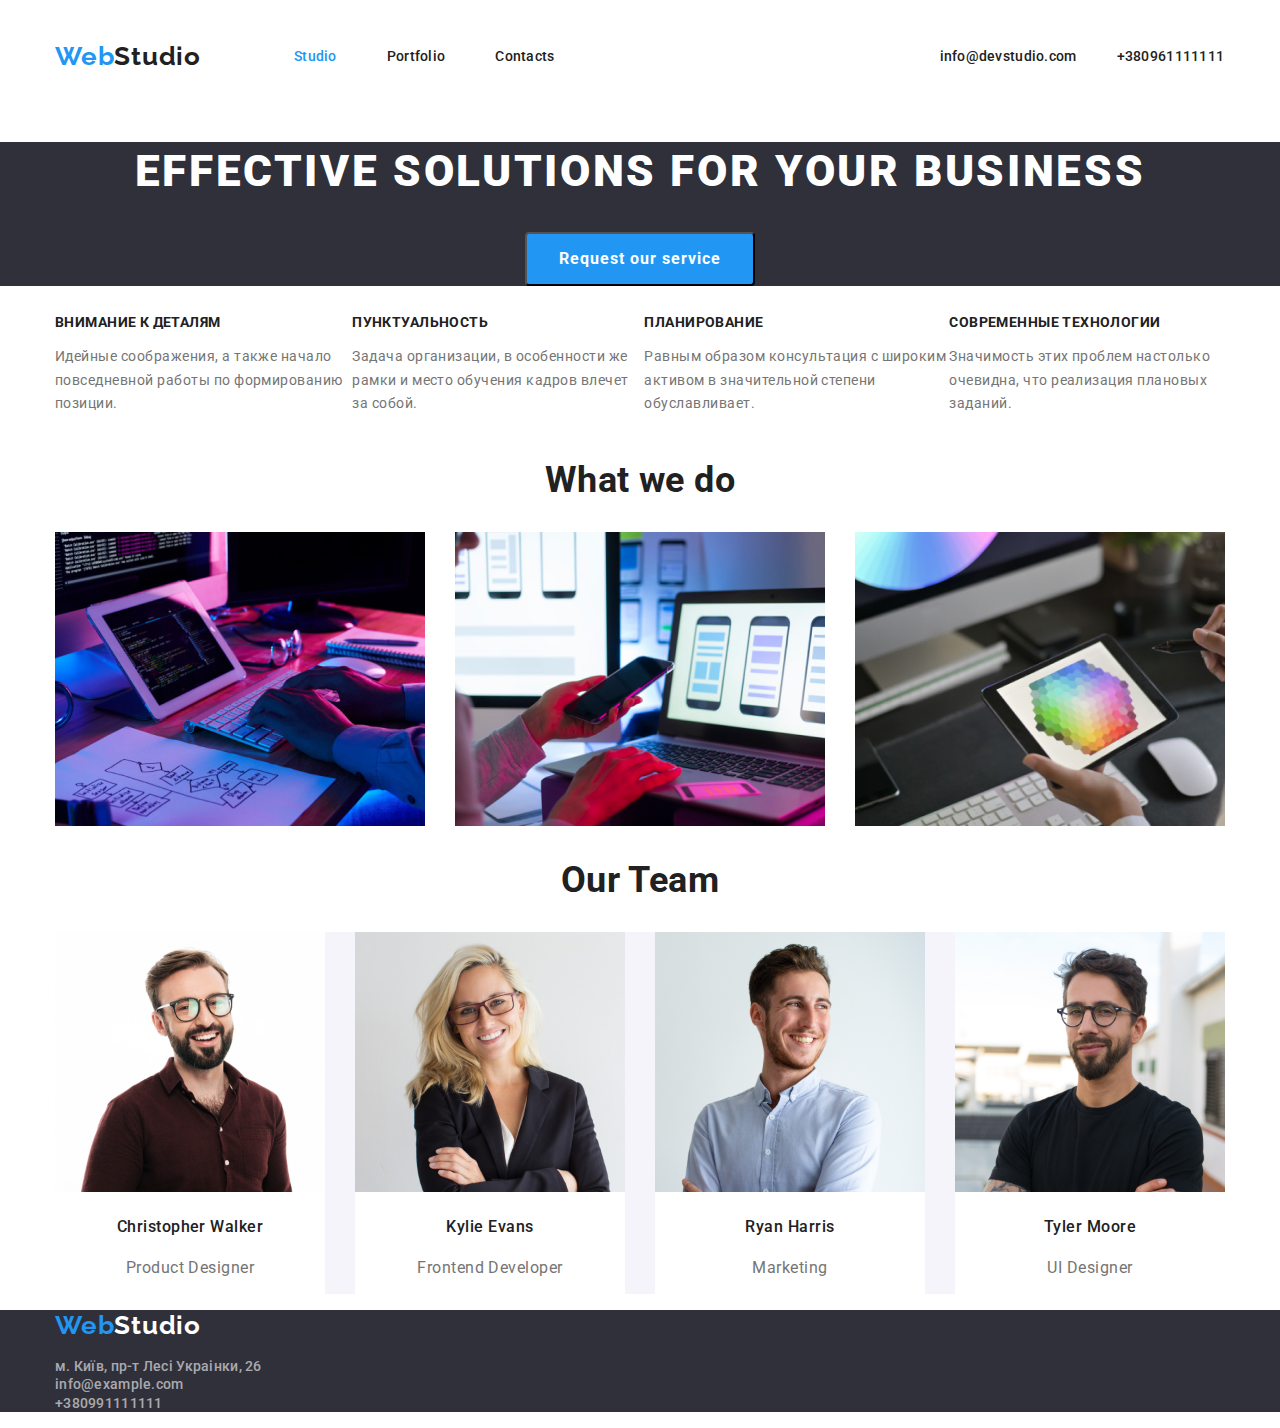
<file: index.html>
<!DOCTYPE html>
<html lang="en">
  <head>
    <meta charset="UTF-8" />
    <meta name="viewport" content="width=device-width, initial-scale=1.0" />
    <title>WebStudio</title>
    <link rel="preconnect" href="https://fonts.googleapis.com" />
    <link rel="preconnect" href="https://fonts.gstatic.com" crossorigin />
    <link
      href="https://fonts.googleapis.com/css2?family=Raleway:wght@700&family=Roboto:wght@400;500;700;900&display=swap"
      rel="stylesheet"
    />
    <link
    rel="stylesheet"
    href="https://cdnjs.cloudflare.com/ajax/libs/modern-normalize/0.6.0/modern-normalize.min.css"
  />
    <link rel="stylesheet" href="./css/styles.css" />
  </head>
  <body >
    <!-- Шапка сайта -->
    
      
    <header class="header main-nav container">
      <nav class="logo-top">
        <a href="./index.html" class="logo ">
          <span class="logo-webstudio ">Web</span>Studio</a>

        <ul class="nav-lis list">
          <li class="item">
            <a href="./index.html" class="nav-item active list">Studio</a>
          </li>
          <li class="item">
            <a href="./portfolio.html" class="nav-item list">Portfolio</a>
          </li>
          <li class="item"><a href="" class="nav-item list">Contacts</a>
          </li>
        </ul>
      </nav>

       <ul class=" nav-lis-contact list">
        <li><a href="mailto:info@devstudio.com" class="nav-item nav-contacts-pos"
          >info@devstudio.com</a
        ></li>
        <li><a href="tel:+38096111111" class="nav-item nav-tel">+380961111111</a></li>
       </ul> 
      
    </header>
  
    <main>
      <!-- Герой -->

      <section class="hero hero-color">
        <h1 class="hero-title">EFFECTIVE SOLUTIONS FOR YOUR BUSINESS</h1>
        <button type="button" class="button primary button-primary-filter button-hero">Request our service</button>
      </section>

      <!-- Features -->
      <section class="section container">
        
        <ul class="feature-list list">
          <li class="features-flex" >
            <h3 class="section-subtitle">Внимание к деталям</h3>
            <p>
              Идейные соображения, а также начало повседневной работы по
              формированию позиции.
            </p>
          </li>

          <li class="features-flex">
            <h3 class="section-subtitle">Пунктуальность</h3>

            <p>
              Задача организации, в особенности же рамки и место обучения кадров
              влечет за собой.
            </p>
          </li >

          <li class="features-flex">
            <h3 class="section-subtitle">Планирование</h3>

            <p>
              Равным образом консультация с широким активом в значительной
              степени обуславливает.
            </p>
          </li>

          <li class="features-flex">
            <h3 class="section-subtitle">Современные технологии</h3>
            <p>
              Значимость этих проблем настолько очевидна, что реализация
              плановых заданий.
            </p>
          </li>
        </ul>
      </section>

      <!-- Чем мы занимаемся -->
      <section class="section container">
        <h2 class="section-title list">What we do</h2>
        <ul class="work-list">
          <li class="list work-exp">
            <img src="./images/img.jpg" alt="Аналитика" width="370" />
          </li>
          <li class="list work-exp">
            <img src="./images/img(1).jpg" alt="Мониторинг рынка" width="370" />
          </li>
          <li class="list work-exp">
            <img
              src="./images/img(2).jpg"
              alt="Достижение результатов"
              width="370"
            />
          </li>
        </ul>
      </section>

      <!-- команда -->
      <section class="section container">
        <h2 class="section-title">Our Team</h2>
        <ul class="team-list list team-flex">
          <li class="team-li team-list-pr">
            <img src="./images/img(3).jpg" alt="Дизайнер" width="270" />
            <h3 class="section-name">Christopher Walker</h3>
            <p class="team-list-pr">Product Designer</p>
          </li>
          <li class="team-li team-list-pr">
            <img
            src="./images/img(4).jpg"
            alt="Фронтенд-разработчик"
            width="270"
          />
          <h3 class="section-name">Kylie Evans</h3>
          <p class="team-list-pr">Frontend Developer</p>
          </li>
          <li class="team-li team-list-pr">
            <img src="./images/img(5).jpg" alt="Маркетолог" width="270" />
            <h3 class="section-name">Ryan Harris</h3>
            <p class="team-list-pr">Marketing</p>           
          </li>

          <li class="team-li team-list-pr">
            <img src="./images/img(6).jpg" alt="Дизайнер" width="270" />
            <h3 class="section-name">Tyler Moore</h3>
            <p class="team-list-pr">UI Designer</p>
          </li>        
          
        </ul>
      </section>
    </main>
    <!-- Футер -->
    <footer class="footer-list ">

      <div class="container">
      <a href="./index.html" class="logo-footer ">
        <span class="logo-webstudio-footer">Web</span>Studio</a
      >

      <address class="style"> 
        <ul class="address list "  >
           <li><a href="https://goo.gl/maps/CPtrU1FHBa2aNyZL9" target="_blank" rel="noopener noreferrer nofollow" class="nav-item nav-contacts contact-list link">м. Київ, пр-т Лесі Украінки, 26</a> 
           </li>
           <li><a href="mailto:info@example.com " class="nav-item nav-contacts contact-list link">info@example.com
             </a>
           </li>
           <li><a href="tel:+380991111111 " class="nav-item nav-contacts contact-list link">+380991111111
             </a>
           </li>
         </ul>
           
      </address>
    </div>
    </footer>
    
  </body>
</html>
</file>
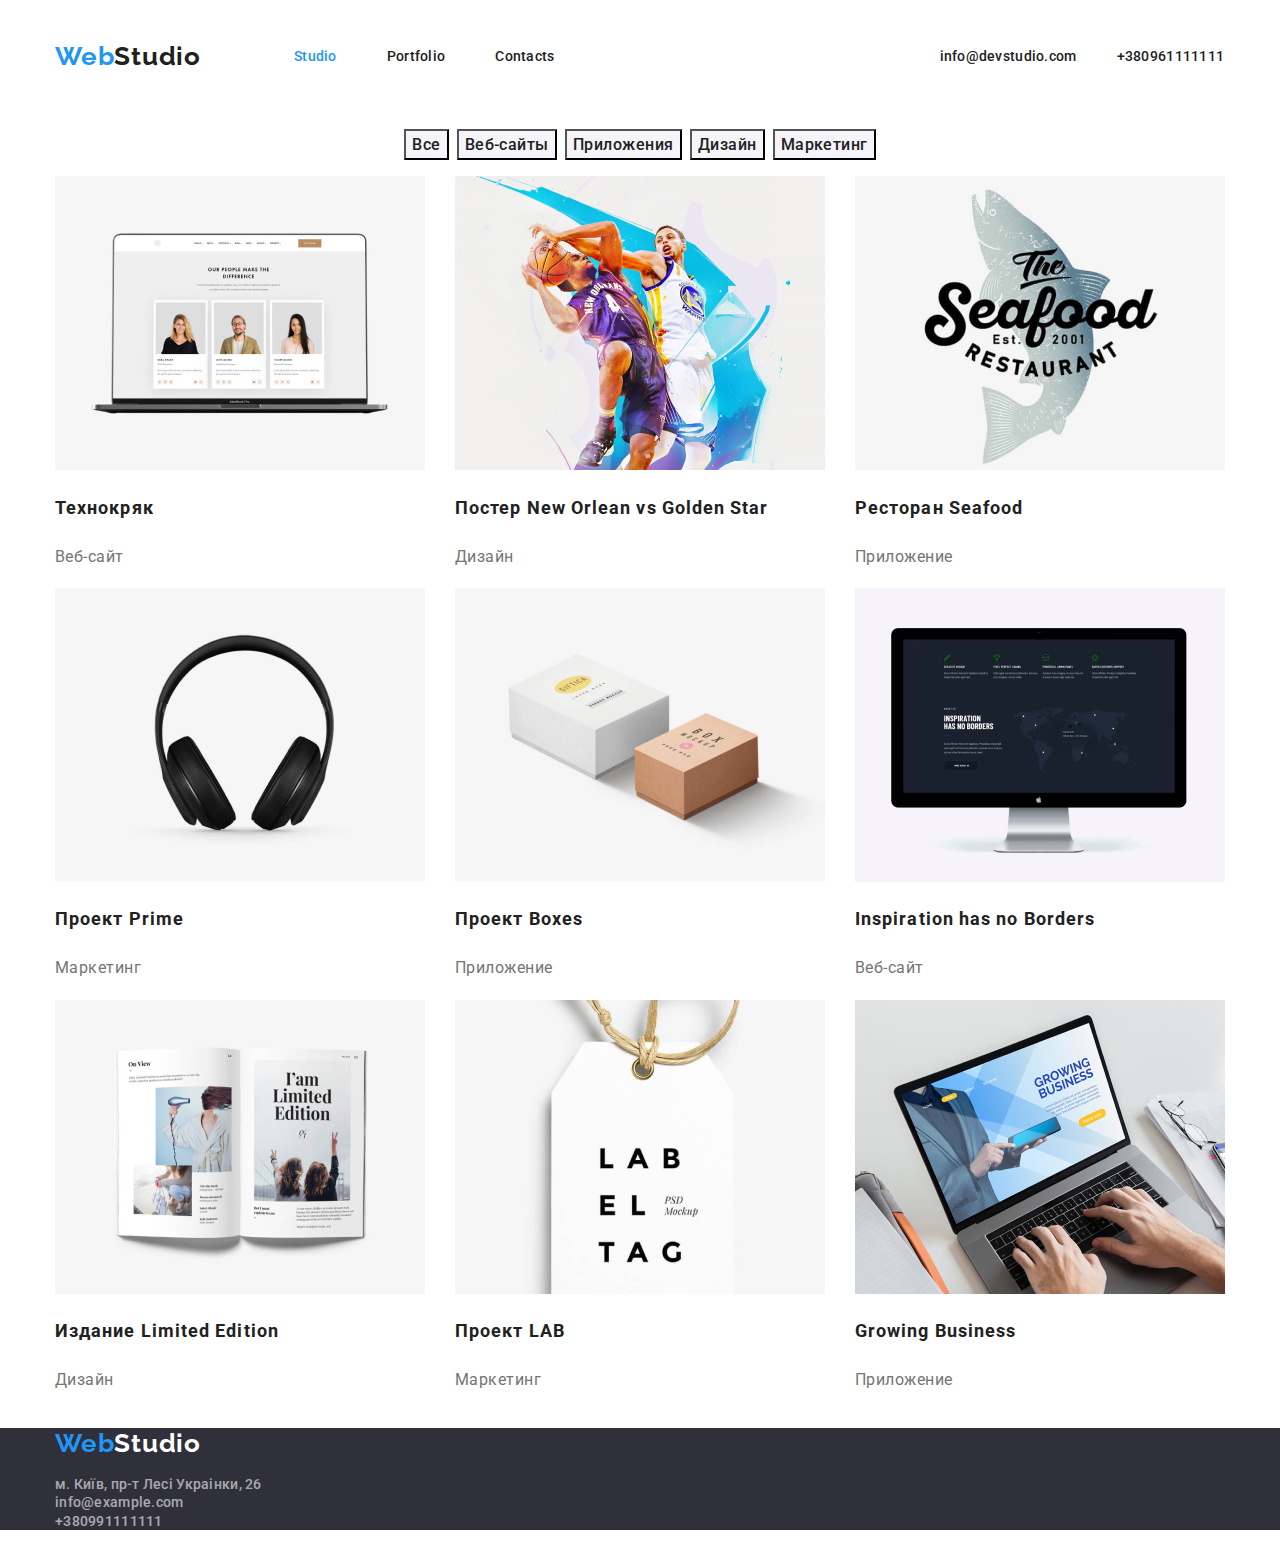
<file: portfolio.html>
<!DOCTYPE html>
<html lang="en">
  <head>
    <meta charset="UTF-8" />
    <meta name="viewport" content="width=device-width, initial-scale=1.0" />
    <title>WebStudio</title>

    <link rel="preconnect" href="https://fonts.googleapis.com" />
    <link rel="preconnect" href="https://fonts.gstatic.com" crossorigin />
    <link
      href="https://fonts.googleapis.com/css2?family=Raleway:wght@700&family=Roboto:wght@400;500;700;900&display=swap"
      rel="stylesheet"
    />
    <link
    rel="stylesheet"
    href="https://cdnjs.cloudflare.com/ajax/libs/modern-normalize/0.6.0/modern-normalize.min.css"
  />
    <link rel="stylesheet" href="./css/styles.css" />
  </head>

  <html>
    <!-- Шапка сайта -->
    <header class="header main-nav container">
      <nav class="logo-top">
        <a href="./index.html" class="logo ">
          <span class="logo-webstudio ">Web</span>Studio</a>

        <ul class="nav-lis list nav-lis">
          <li class="item">
            <a href="./index.html" class="nav-item active list">Studio</a>
          </li>
          <li class="item">
            <a href="./portfolio.html" class="nav-item list">Portfolio</a>
          </li>
          <li class="item"><a href="" class="nav-item list">Contacts</a>
          </li>
        </ul>
      </nav>

       <ul class=" nav-lis-contact list">
        <li><a href="mailto:info@devstudio.com" class="nav-item nav-contacts-pos"
          >info@devstudio.com</a
        ></li>
        <li><a href="tel:+38096111111" class="nav-item nav-tel">+380961111111</a></li>
       </ul> 
      
    </header>

    <main>
      <section class="section container">
        <h1 class="title visually-hidden">Портфолио</h1>
        <h2 class="card-title"></h2>
        <ul class="list nav-portf">
          <li class="items">
            <button type="button" class="portfolio-button secondary portfolio-button-filter">Все</button>
          </li>
          <li class="items">
            <button type="button" class="portfolio-button secondary portfolio-button-filter">
              Веб-сайты
            </button>
          </li>
          <li class="items">
            <button type="button" class="portfolio-button secondary portfolio-button-filter">
              Приложения
            </button>
          </li >
          <li class="items">
            <button type="button" class="portfolio-button secondary portfolio-button-filter">
              Дизайн
            </button>
          </li>
          <li class="items">
            <button type="button" class="portfolio-button secondary portfolio-button-filter">
              Маркетинг
            </button>
          </li>
        </ul>

        <ul class="list project">
          <li class="items">
            <a href="#" class="link">
              <img
                src="./images/example-1.jpg"
                alt="Пример"
                width="370"
                height="294"
              />
              <h2 class="card-title">Технокряк</h2>
              <p class="example-list">Веб-сайт</p>
            </a>
          </li >

          <li class="items">
            <a href="#" class="link">
              <img
                src="./images/example-2.jpg"
                alt="Дизайн"
                width="370"
                height="294"
              />
              <h2 class="card-title">Постер New Orlean vs Golden Star</h2>
              <p class="example-list">Дизайн</p>
            </a>
          </li>

          <li class="items">
            <a href="#" class="link">
              <img
                src="./images/example-3.jpg"
                alt="Приложение"
                width="370"
                height="294"
              />
              <h2 class="card-title">Ресторан Seafood</h2>
              <p class="example-list">Приложение</p>
            </a>
          </li >

          <li class="items">
            <a href="#" class="link">
              <img
                src="./images/example-4.jpg"
                alt="Маркетинг"
                width="370"
                height="294"
              />
              <h2 class="card-title">Проект Prime</h2>
              <p class="example-list">Маркетинг</p>
            </a>
          </li>

          <li class="items">
            <a href="#" class="link">
              <img
                src="./images/example-5.jpg"
                alt="Проект"
                width="370"
                height="294"
              />
              <h2 class="card-title">Проект Boxes</h2>
              <p class="example-list">Приложение</p>
            </a>
          </li>

          <li class="items">
            <a href="#" class="link">
              <img
                src="./images/example-6.jpg"
                alt="Веб-сайт"
                width="370"
                height="294"
              />
              <h2 class="card-title">Inspiration has no Borders</h2>
              <p class="example-list">Веб-сайт</p>
            </a>
          </li>

          <li class="items">
            <a href="#" class="link">
              <img
                src="./images/example-7.jpg"
                alt="Дизайн"
                width="370"
                height="294"
              />
              <h2 class="card-title">Издание Limited Edition</h2>
              <p class="example-list">Дизайн</p>
            </a>
          </li>

          <li class="items">
            <a href="#" class="link">
              <img
                src="./images/example-8.jpg"
                alt="Маркетинг"
                width="370"
                height="294"
              />
              <h2 class="card-title">Проект LAB</h2>
              <p class="example-list">Маркетинг</p>
            </a>
          </li>

          <li class="items">
            <a href="#" class="link">
              <img
                src="./images/example-9.jpg"
                alt="Дизайн страницы"
                width="370"
                height="294"
              />
              <h2 class="card-title">Growing Business</h2>
              <p class="example-list">Приложение</p>
            </a>
          </li>
        </ul>
      </section>
    </main>

    <!-- Футер -->

    <body>
      <footer class="footer-list ">

        <div class="container">
        <a href="./index.html" class="logo-footer ">
          <span class="logo-webstudio-footer">Web</span>Studio</a
        >
  
        <address class="style"> 
          <ul class="address list "  >
             <li><a href="https://goo.gl/maps/CPtrU1FHBa2aNyZL9" target="_blank" rel="noopener noreferrer nofollow" class="nav-item nav-contacts contact-list link">м. Київ, пр-т Лесі Украінки, 26</a> 
             </li>
             <li><a href="mailto:info@example.com " class="nav-item nav-contacts contact-list link">info@example.com
               </a>
             </li>
             <li><a href="tel:+380991111111 " class="nav-item nav-contacts contact-list link">+380991111111
               </a>
             </li>
           </ul>
             
        </address>
    </footer>
  </body>
</html>
</file>
<file: css/styles.css>
/* основной цвет  текста rgba(33, 33, 33, 1) */
/* вторичный цвет текста rgba(117, 117, 117, 1) */
/* акцент rgba(33, 150, 243, 1) */

/* белый #FFFFFF */
/* вторичный цвет фона #E5E5E5;*/

:root {
  --primary-text-color: rgba(33, 33, 33, 1);
  --title-text-color: rgba(33, 33, 33, 1);
  --text-color: rgba(117, 117, 117, 1);
  --accent-color: rgba(33, 150, 243, 1);
  --white-color: #ffffff;
  --bg-color: #ffffff;
  --secondary-bg-color: #f5f4fa;
  --bg-color-for-hero:#2F303A;
  --third-bg-color:#188CE8;
  --bg-color-for-team:#F5F4FA;
  --bg-color-for-footer:#2F303A;
  --text-color-for-footer: rgba(255, 255, 255, 1);
  --second-color-for-footer:rgba(255, 255, 255, 0.6);


}
body {
  background-color: var(--bg-color);
  color: var(--primary-text-color);

  font-family: Roboto, sans-serif;
  letter-spacing: 0.03em;
  font-size: 16px;
  font-style: 400;
  font-weight: 400;
}
/* CONTAINER */
.container {
  width: 1200px;
    margin-left: auto;
    margin-right: auto;
    padding-left: 15px;
    padding-right: 15px;
  
}

.main-nav
{
  display: flex;
  align-items: center;
}

.logo-top
{
  display: flex  ;
  align-items: center;
}


.nav-lis {
  display: flex;
  margin-left: 93px;
  padding-left: 0;
}

.nav-lis-contact
{
  display: flex;
  margin-left: 0px;
  padding-left: 0;
}

.nav-lis .nav-item {
  display: block;
  padding-top: 32px;
  padding-bottom: 32px;
  
  
 }

.nav-lis .item:not(:last-child)
{
/* outline: 1px solid red; */
margin-right: 50px;
}

.nav-contacts-pos
{
 /*margin-left: auto;*/
 margin-left: 385px;
}

.nav-tel {
  /*margin-left: auto;*/
  margin-left: 40px;
  /* margin-left: 560px; */
}

.button-hero
{
  display: flex;
  margin: auto;
 /* 
  justify-content: center;
  align-items: center;
  
    text-align: center;
    justify-content: center;
  text-align: center;
  display: flex;
  margin: auto;
  */
  
  
}

.button {
  color: var(--title-text-color);
  background-color: var(--primary-white-color);
  list-style: none;
}

.button.primary {
  border-radius: 4px;
  padding: 10px 32px;
  color: var(--white-color);
  background-color: var(--accent-color);
  font-family: Roboto;
  font-weight: 700;
  line-height: 1.9;
  align-items: center;
  text-align: center;
  letter-spacing: 0.06em;
  list-style: none;
}

.button-primary-filter:hover,
.button-primary-filter:focus {
  background-color: var(--third-bg-color);
}

.button.secondary {
  color: var(--accent-color);
  background-color: var(--primary-white-color);
  list-style: none;
}
.list {
  list-style: none;
}

.link {
  text-decoration: none;
}
.style {
  font-style: normal;
}

/* Logo */
.logo {

  color: var(--primary-text-color);
  font-family: Raleway, sans-serif;
  font-weight: 700;
  font-size: 26px;
  line-height: 1.2;
  letter-spacing: 0.03em;
  text-decoration: none;
}
.logo-webstudio {

  color: var(--accent-color);
  font-weight: 700;
  font-size: 26px;
  line-height: 1.2px;
}
.logo :hover {
  color: var(--accent-color);
}
 
  /* Site nav */

.header {
  background-color: var(--primary-white-color);
}

.nav-item {

  color: var(--primary-text-color);
  font-weight: 500;
  font-size: 14px;
  line-height: 1.2;
  letter-spacing: 0.02em;
  text-decoration: none;
  
}
.nav-item.active {
 
  color: var(--accent-color);
  font-weight: 500;
  font-size: 14px;
  line-height: 1.2;
  letter-spacing: 0.02em;
}
.nav-item:hover,
.nav-item:focus {
  color: var(--accent-color);
}

.nav-contacts {
  
  color: var(--text-color);
}
/* Hero */
.hero-title {
  color: var(--white-color);
  background-color: #2f303a;
  font-weight: 900;
  font-size: 44px;
  line-height: 1.36;
  text-align: center;
  letter-spacing: 0.06em;
}

.hero-color {
  background-color: var(--bg-color-for-hero);

}

/* Section */


.section-subtitle {
  color: var(--title-text-color);
  font-weight: 700;
  font-size: 14px;
  line-height: 1.2;
  letter-spacing: 0.03em;
  text-transform: uppercase;
}
.section-title {
  color: var(--title-text-color);
  font-weight: 700;
  font-size: 36px;
  line-height: 1.16;
  text-align: center;
}
.section-name {
  color: var(--title-text-color);
  font-weight: 500;
  font-size: 16px;
  line-height: 1.9;
  text-align: center;
}

.card-title {
  color: var(--title-text-color);
  font-weight: 700;
  font-size: 18px;
  line-height: 2;
  letter-spacing: 0.06em;
}


/* Features */

.feature-list {
  display: flex;
  padding-left: 0;
  color: var(--text-color);
  font-size: 14px;
  line-height: 1.7;
}


.features-flex
{
  /* width: 270px; */
   width: calc((1170-60)/4);
  flex-wrap: wrap;
  /* background: tomato; */
  /* margin-right: 30px; */
  /* justify-content: right; */
  
}

.features-flex:nth-child(4n)
 {
  margin: 0;
 }

/* Opotunities */

.work-list
{
  display: flex;
  flex-wrap: wrap;
  /* background: tomato  ; */
  padding-left: 0;
}

.work-exp
{
  margin-right: 30px;
}

.work-exp:nth-child(3n)
{
  margin: 0;
}
 
/* Team */
.team-list {
  
  color: var(--text-color);
  font-size: 16px;
  line-height: 1.18;
  text-align: center;
  background-color: var(--bg-color-for-team);
}

.team-list-pr {
 
  color: var(--text-color);
  font-size: 16px;
  line-height: 1.18;
  text-align: center;
  background-color: var(--bg-color);
}

.team-flex
{
  display: flex;
  padding-left: 0;
  
}

.team-li
{

margin-right: 30px;
} 

  .team-li:nth-child(4n)
{
  margin: 0;
}


/* Examples */





.example-list {
  color: var(--text-color);
  font-size: 16px;
  line-height: 1.9;
}

/* Footer */

.address{
padding-left: 0;
/* text-align: left;  */
 /* background: tomato; */
/* margin-right: 30px; */
/* justify-content: right; */
}

.footer-list{
color:var(--text-color-for-footer);
background-color:var(--bg-color-for-footer);

} 
.contact-list{
  color:var(--second-color-for-footer);
 
 } 

.logo-footer {
  color: var(--white-color);
  font-family: Raleway, sans-serif;
  font-weight: 700;
  font-size: 26px;
  line-height: 1.2;
  letter-spacing: 0.03em;
  text-decoration: none;
  
}
.logo-webstudio-footer {
  color: var(--accent-color);
  font-weight: 700;
  font-size: 26px;
  line-height: 1.2px;
 }

 

/* buttons */

  
.portfolio-button {
  list-style: none;
  font-family: inherit;
  font-weight: 700;
  font-size: 16px;
  line-height: 1.9;
  letter-spacing: 0.06em;
  text-align: center;
  color: var(--primary-text-color);
  background-color: var(--bg-color);
}

.portfolio-button.primary {
  list-style: none;
  font-weight: 500;
  font-size: 16px;
  line-height: 1.6;
  text-align: center;
  color: var(--white-color);
  background-color: var(--accent-color);
}

.portfolio-button.secondary {
  list-style: none;
  font-weight: 500;
  font-size: 16px;
  line-height: 1.6;
  text-align: center;
  letter-spacing: 0.03em;
  color: var(--title-text-color);
  background-color: var(--secondary-bg-color);
}

.portfolio-button-filter:hover,
.portfolio-button-filter:focus {
  color: var(--white-color);
  background-color: var(--accent-color);
}

/* Portfolio examples */

.section .title {
  text-align: center;
  /* text-align: left;  */
 /* background: tomato; */
/* margin-right: 30px; */
/* justify-content: right; */
/* align-items: center; */
}

.visually-hidden {
  position: absolute;
    white-space: nowrap;
    width: 1px;
    height: 1px;
    overflow: hidden;
    border: 0;
    padding: 0;
    clip: rect(0 0 0 0);
    clip-path: inset(50%);
    margin: -1px;
} 

/* Portfolio navi */

.nav-portf{

  display: flex;
  padding-left: 0;
  justify-content: center;
  
}

.nav-portf .items{
    margin-right: 8px;
}

.nav-portf .items:nth-child(5n){
  margin: 0px;
}

/* Portfolio Exeples */

.project {
  padding-left: 0;
  display: flex;
  flex-wrap: wrap;
}

.project .items {
  
  margin-right: 30px;
}

.project .items:nth-child(3n) {

  margin-right: 0px;
}
</file>
